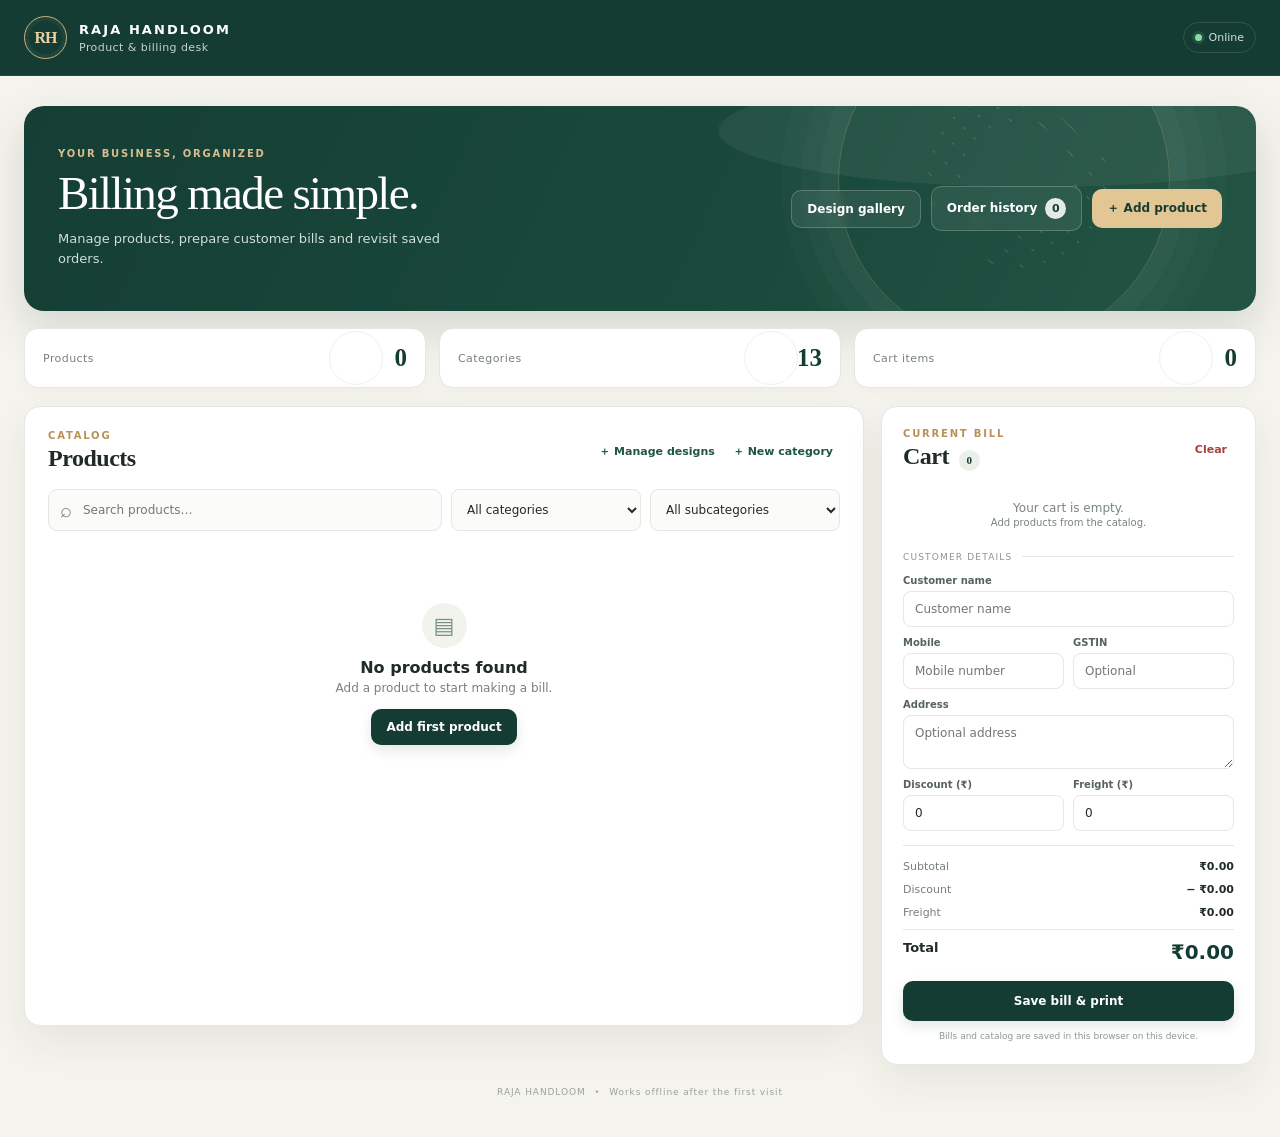
<file: index.html>
<!doctype html>
<html lang="en">
<head>
  <meta charset="utf-8">
  <meta name="viewport" content="width=device-width, initial-scale=1, viewport-fit=cover">
  <meta name="theme-color" content="#143c32">
  <meta name="description" content="RAJA HANDLOOM product catalog, cart, billing and order history.">
  <meta name="apple-mobile-web-app-capable" content="yes">
  <meta name="apple-mobile-web-app-title" content="RAJA HANDLOOM">
  <link rel="apple-touch-icon" href="./icon-192.png">
  <link rel="manifest" href="./manifest.webmanifest">
  <link rel="stylesheet" href="./style.css">
  <title>RAJA HANDLOOM | Billing</title>
</head>
<body>
  <header class="topbar">
    <div class="brand"><div class="brand-mark">RH</div><div><strong>RAJA HANDLOOM</strong><small>Product & billing desk</small></div></div>
    <div class="header-actions"><button id="installBtn" class="button button-light hidden" type="button">Install app</button><span id="onlineStatus" class="status"><i></i> Online</span></div>
  </header>
  <main class="page">
    <section class="intro"><div><p class="eyebrow">YOUR BUSINESS, ORGANIZED</p><h1>Billing made simple.</h1><p class="muted">Manage products, prepare customer bills and revisit saved orders.</p></div><div class="intro-actions"><button class="button button-light" id="galleryOpen" type="button">Design gallery</button><button class="button button-light" id="historyOpen" type="button">Order history <span id="historyCount" class="count-pill">0</span></button><button class="button button-primary" id="addProductOpen" type="button">＋ Add product</button></div></section>
    <section class="stats" aria-label="Quick summary"><article class="stat-card"><span>Products</span><strong id="productCount">0</strong></article><article class="stat-card"><span>Categories</span><strong id="categoryCount">0</strong></article><article class="stat-card"><span>Cart items</span><strong id="cartCount">0</strong></article></section>
    <section class="workspace">
      <div class="catalog panel">
        <div class="section-heading"><div><p class="eyebrow">CATALOG</p><h2>Products</h2></div><div class="catalog-tools"><button id="manageDesignsOpen" class="text-button" type="button">＋ Manage designs</button><button id="addCategoryOpen" class="text-button" type="button">＋ New category</button></div></div>
        <div class="filters"><label class="search"><span>⌕</span><input id="searchInput" type="search" placeholder="Search products…" autocomplete="off"></label><select id="categoryFilter" aria-label="Filter by category"><option value="all">All categories</option></select><select id="subcategoryFilter" aria-label="Filter by subcategory"><option value="all">All subcategories</option></select></div>
        <div id="productGrid" class="product-grid"></div>
        <div id="emptyProducts" class="empty-state hidden"><div class="empty-icon">▤</div><strong>No products found</strong><p>Add a product to start making a bill.</p><button class="button button-primary" id="emptyAddProduct" type="button">Add first product</button></div>
      </div>
      <aside class="cart panel">
        <div class="section-heading"><div><p class="eyebrow">CURRENT BILL</p><h2>Cart <span id="cartBadge" class="count-pill">0</span></h2></div><button id="clearCart" class="text-button danger-text" type="button">Clear</button></div>
        <div id="cartItems" class="cart-items"></div>
        <div id="emptyCart" class="cart-empty">Your cart is empty.<br><span>Add products from the catalog.</span></div>
        <form id="billForm" autocomplete="on">
          <div class="form-divider"><span>Customer details</span></div>
          <div class="field"><label for="customerName">Customer name</label><input id="customerName" name="name" placeholder="Customer name"></div>
          <div class="field-row"><div class="field"><label for="customerPhone">Mobile</label><input id="customerPhone" name="tel" inputmode="tel" placeholder="Mobile number"></div><div class="field"><label for="customerGstin">GSTIN</label><input id="customerGstin" placeholder="Optional"></div></div>
          <div class="field"><label for="customerAddress">Address</label><textarea id="customerAddress" rows="2" placeholder="Optional address"></textarea></div>
          <div class="field-row"><div class="field"><label for="discountInput">Discount (₹)</label><input id="discountInput" type="number" inputmode="decimal" min="0" step="0.01" value="0"></div><div class="field"><label for="freightInput">Freight (₹)</label><input id="freightInput" type="number" inputmode="decimal" min="0" step="0.01" value="0"></div></div>
          <div class="totals"><div><span>Subtotal</span><strong id="subtotalValue">₹0.00</strong></div><div><span>Discount</span><strong id="discountValue">− ₹0.00</strong></div><div><span>Freight</span><strong id="freightValue">₹0.00</strong></div><div class="grand-total"><span>Total</span><strong id="totalValue">₹0.00</strong></div></div>
          <button id="saveBillBtn" class="button button-primary full-width" type="submit">Save bill & print</button>
          <p class="privacy-note">Bills and catalog are saved in this browser on this device.</p>
        </form>
      </aside>
    </section>
    <footer>RAJA HANDLOOM <span>•</span> Works offline after the first visit</footer>
  </main>
  <dialog id="productDialog" class="dialog"><form id="productForm" method="dialog"><div class="dialog-head"><div><p class="eyebrow">CATALOG</p><h2 id="productDialogTitle">Add product</h2></div><button class="icon-button" type="button" data-close="productDialog" aria-label="Close">×</button></div><input id="editProductId" type="hidden"><div class="field"><label for="productName">Product name *</label><input id="productName" required maxlength="80" placeholder="e.g. Cotton towel"></div><div class="field-row"><div class="field"><label for="productCategory">Category *</label><select id="productCategory" required></select></div><div class="field"><label for="productPrice">Price (₹) *</label><input id="productPrice" type="number" inputmode="decimal" min="0" step="0.01" required placeholder="0.00"></div></div><div class="field"><label for="productSubcategory">Subcategory / collection</label><select id="productSubcategory"><option value="">No subcategory</option></select></div><div class="field"><label for="productUnit">Unit</label><input id="productUnit" maxlength="24" value="Piece" placeholder="Piece, set, kg…"></div><div class="field"><label for="productPhoto">Product photo</label><input id="productPhoto" type="file" accept="image/*"><small class="field-hint">Photo is resized to save space on your device.</small></div><div class="dialog-actions"><button class="button button-light" type="button" data-close="productDialog">Cancel</button><button class="button button-primary" type="submit">Save product</button></div></form></dialog>
  <dialog id="categoryDialog" class="dialog dialog-small"><form id="categoryForm" method="dialog"><div class="dialog-head"><div><p class="eyebrow">CATALOG</p><h2>New category</h2></div><button class="icon-button" type="button" data-close="categoryDialog" aria-label="Close">×</button></div><div class="field"><label for="categoryName">Category name *</label><input id="categoryName" maxlength="40" required placeholder="e.g. Table cloth"></div><div class="dialog-actions"><button class="button button-light" type="button" data-close="categoryDialog">Cancel</button><button class="button button-primary" type="submit">Add category</button></div></form></dialog>
  <dialog id="designManagerDialog" class="dialog history-dialog"><div class="dialog-head"><div><p class="eyebrow">CATALOG ORGANIZATION</p><h2>Manage subcategories & designs</h2></div><button class="icon-button" type="button" data-close="designManagerDialog" aria-label="Close">×</button></div><p class="manager-intro">Create a subcategory under a main category, then add photos for customers to browse in the Design gallery.</p><form id="subcategoryForm" class="manager-create"><div class="field-row"><div class="field"><label for="subcategoryMainCategory">Main category *</label><select id="subcategoryMainCategory" required></select></div><div class="field"><label for="subcategoryName">Subcategory name *</label><input id="subcategoryName" required maxlength="50" placeholder="e.g. Ritugold"></div></div><button class="button button-primary" type="submit">Add subcategory</button></form><div class="form-divider"><span>Add design photos</span></div><div class="field"><label for="designCollectionSelect">Choose subcategory</label><select id="designCollectionSelect"></select></div><div class="field"><label for="designPhotoFiles">Design photos</label><input id="designPhotoFiles" type="file" accept="image/*" multiple><small class="field-hint">You can select several photos. Images are resized and saved on this device.</small></div><div id="manageCollectionList" class="manage-collection-list"></div></dialog>
  <dialog id="customerGalleryDialog" class="dialog gallery-dialog"><div class="dialog-head"><div><p class="eyebrow">RAJA HANDLOOM</p><h2>Browse designs</h2></div><button class="icon-button" type="button" data-close="customerGalleryDialog" aria-label="Close">×</button></div><p class="manager-intro">Choose a product category and collection to view its designs.</p><div class="field-row"><div class="field"><label for="galleryCategorySelect">Main category</label><select id="galleryCategorySelect"></select></div><div class="field"><label for="gallerySubcategorySelect">Subcategory</label><select id="gallerySubcategorySelect"></select></div></div><div id="customerGalleryGrid" class="customer-gallery-grid"></div><div id="emptyGallery" class="empty-state hidden"><div class="empty-icon">▧</div><strong>No design photos yet</strong><p>Ask us to add designs for this collection.</p></div></dialog>
  <dialog id="historyDialog" class="dialog history-dialog"><div class="dialog-head"><div><p class="eyebrow">SAVED LOCALLY</p><h2>Order history</h2></div><button class="icon-button" type="button" data-close="historyDialog" aria-label="Close">×</button></div><div id="historyList" class="history-list"></div><div id="emptyHistory" class="empty-state hidden"><div class="empty-icon">◷</div><strong>No saved bills yet</strong><p>Completed bills will appear here.</p></div></dialog>
  <dialog id="billViewDialog" class="dialog history-dialog"><div class="dialog-head"><div><p class="eyebrow">SAVED BILL</p><h2>Bill details</h2></div><button class="icon-button" type="button" data-close="billViewDialog" aria-label="Close">×</button></div><div id="billDetails"></div></dialog>
  <div id="toast" class="toast" role="status" aria-live="polite"></div>
  <script src="./app.js" defer></script>
</body>
</html>
</file>
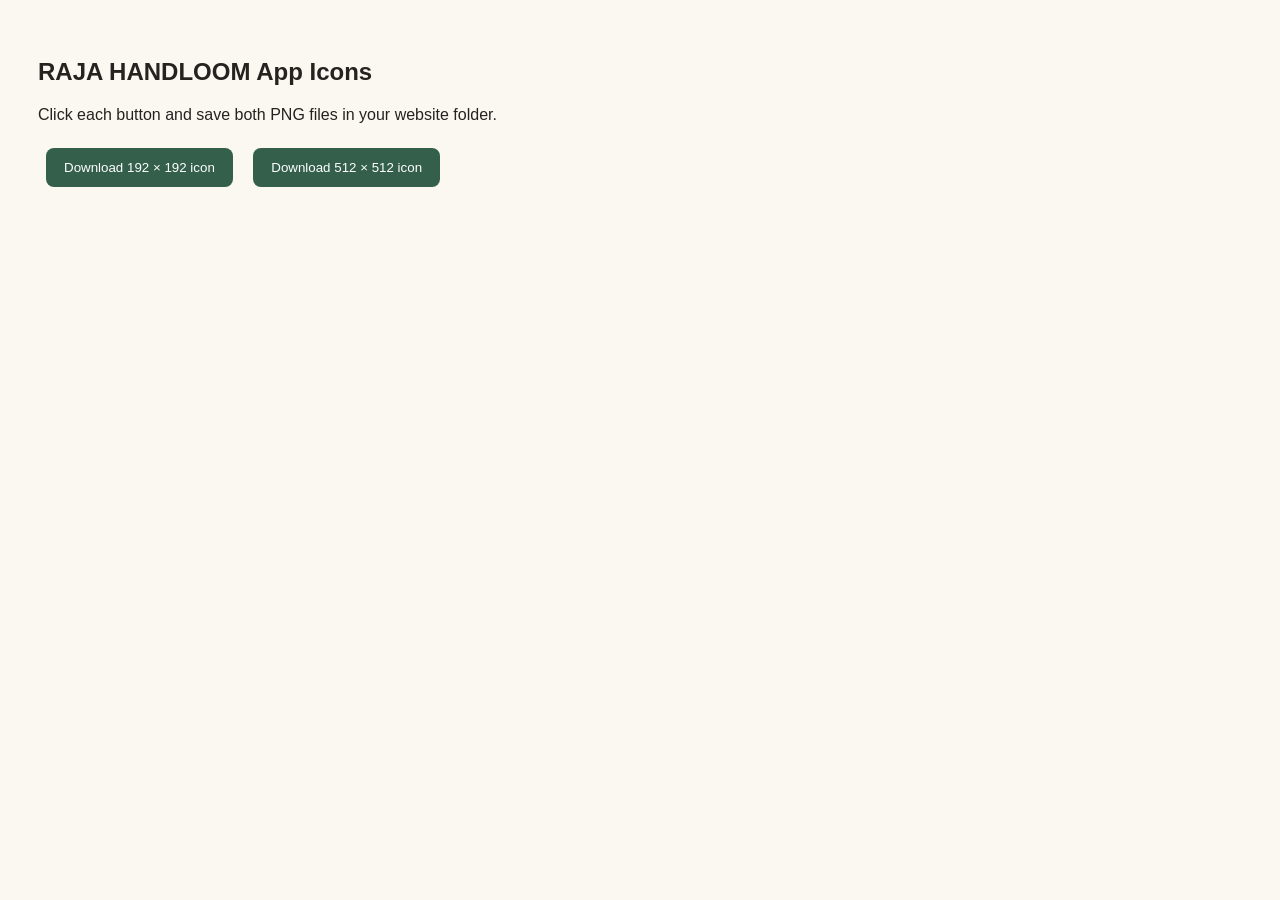
<file: make-icons.html>
<!doctype html>
<html lang="en">
<head>
  <meta charset="utf-8">
  <title>RAJA HANDLOOM Icon Maker</title>
  <style>
    body { font: 16px Arial; padding: 30px; background: #fbf8f2; color: #25221f; }
    button { padding: 12px 18px; margin: 8px; border: 0; border-radius: 8px;
      color: white; background: #335f4b; cursor: pointer; }
  </style>
</head>
<body>
  <h2>RAJA HANDLOOM App Icons</h2>
  <p>Click each button and save both PNG files in your website folder.</p>
  <button onclick="downloadIcon(192)">Download 192 × 192 icon</button>
  <button onclick="downloadIcon(512)">Download 512 × 512 icon</button>

  <script>
    function downloadIcon(size) {
      const canvas = document.createElement("canvas");
      canvas.width = size;
      canvas.height = size;

      const ctx = canvas.getContext("2d");

      ctx.fillStyle = "#294938";
      ctx.fillRect(0, 0, size, size);

      ctx.strokeStyle = "#d6b887";
      ctx.lineWidth = size * 0.018;
      ctx.strokeRect(size * 0.10, size * 0.10, size * 0.80, size * 0.80);

      ctx.strokeStyle = "rgba(214,184,135,.38)";
      ctx.lineWidth = size * 0.008;
      for (let i = 0; i < 5; i++) {
        const y = size * (0.18 + i * 0.035);
        ctx.beginPath();
        ctx.moveTo(size * 0.20, y);
        ctx.lineTo(size * 0.80, y);
        ctx.stroke();
      }

      ctx.fillStyle = "#fff8e9";
      ctx.textAlign = "center";
      ctx.textBaseline = "middle";
      ctx.font = `bold ${size * 0.31}px Arial`;
      ctx.fillText("RH", size / 2, size * 0.49);

      ctx.fillStyle = "#e1c99f";
      ctx.font = `bold ${size * 0.075}px Arial`;
      ctx.letterSpacing = `${size * 0.012}px`;
      ctx.fillText("HANDLOOM", size / 2, size * 0.73);

      canvas.toBlob((blob) => {
        const link = document.createElement("a");
        link.href = URL.createObjectURL(blob);
        link.download = `icon-${size}.png`;
        link.click();
        URL.revokeObjectURL(link.href);
      }, "image/png");
    }
  </script>
</body>
</html>
</file>
<file: style.css>
:root {
  color-scheme: light;
  --ink: #202b27;
  --muted: #77817b;
  --forest: #143c32;
  --forest-2: #1e5546;
  --sage: #e8eee8;
  --paper: #f5f3ed;
  --line: #e5e7e0;
  --white: #fff;
  --gold: #cba56a;
  --red: #a6423b;
  --shadow: 0 16px 42px rgba(28, 43, 35, .07);
  font-family: 'DM Sans', Inter, ui-sans-serif, system-ui, -apple-system, BlinkMacSystemFont, 'Segoe UI', sans-serif;
}

* { box-sizing: border-box; }
body { margin: 0; background: var(--paper); color: var(--ink); -webkit-font-smoothing: antialiased; }
button, input, select, textarea { font: inherit; }
button { cursor: pointer; }
button:focus-visible, input:focus-visible, select:focus-visible, textarea:focus-visible { outline: 3px solid #cba56a75; outline-offset: 2px; }

.topbar { min-height: 76px; background: var(--forest); color: #fff; padding: 0 max(24px, calc((100% - 1320px) / 2)); display: flex; align-items: center; justify-content: space-between; border-bottom: 1px solid #ffffff16; }
.brand { display: flex; gap: 12px; align-items: center; }
.brand-mark { height: 43px; width: 43px; border: 1px solid #d2b27d; border-radius: 50%; display: grid; place-items: center; font-family: 'Playfair Display', Georgia, serif; font-weight: 700; color: #ead0a3; letter-spacing: -.06em; box-shadow: inset 0 0 0 4px #ffffff0b; }
.brand strong { display: block; letter-spacing: .16em; font-size: 13px; }
.brand small { display: block; color: #c6d4cd; font-size: 11px; margin-top: 4px; letter-spacing: .04em; }
.header-actions, .intro-actions { display: flex; align-items: center; gap: 10px; }
.status { font-size: 11px; color: #d4e2da; display: flex; align-items: center; gap: 7px; border: 1px solid #ffffff20; border-radius: 30px; padding: 8px 11px; }
.status i { width: 7px; height: 7px; border-radius: 50%; background: #8cdaa8; box-shadow: 0 0 0 3px #8cdaa820; }
.status.offline i { background: #f4be72; box-shadow: 0 0 0 3px #f4be7220; }
.page { max-width: 1320px; margin: 0 auto; padding: 30px 24px 18px; }

.intro { min-height: 205px; position: relative; isolation: isolate; overflow: hidden; display: flex; align-items: center; justify-content: space-between; gap: 24px; padding: 31px 34px; margin-bottom: 17px; border-radius: 20px; color: #fff; background: radial-gradient(ellipse at 82% 12%, #ffffff0e 0 22%, transparent 22.2%), linear-gradient(115deg, #153e34, #1a4a3c 62%, #235443); box-shadow: 0 18px 46px #143c3226; }
.intro::before, .intro::after { content: ''; position: absolute; z-index: -1; pointer-events: none; }
.intro::before { width: 330px; height: 330px; right: 7%; top: -92px; border: 1px solid #d6bd8b44; border-radius: 50%; box-shadow: 0 0 0 18px #ffffff06, 0 0 0 37px #ffffff05, 0 0 0 57px #ffffff04; }
.intro::after { width: 205px; height: 205px; right: 11%; top: -30px; opacity: .28; background: repeating-linear-gradient(45deg, transparent 0 9px, #d6bd8b 10px, transparent 11px 19px); border-radius: 50%; mask-image: radial-gradient(circle, transparent 0 39%, #000 40% 41%, transparent 42% 49%, #000 50% 51%, transparent 52% 59%, #000 60% 61%, transparent 62%); }
.intro > div:first-child { max-width: 590px; position: relative; z-index: 1; }
.eyebrow { margin: 0 0 9px; color: #b99156; letter-spacing: .18em; font-size: 10px; font-weight: 800; }
.intro .eyebrow { color: #d7bd91; }
.intro h1 { margin: 0; font: 500 clamp(32px, 4vw, 47px)/1.08 'Playfair Display', Georgia, serif; letter-spacing: -.035em; }
.muted { margin: 10px 0 0; color: var(--muted); font-size: 13px; line-height: 1.55; }
.intro .muted { color: #d1dfd7; max-width: 430px; font-size: 13px; }
.intro-actions { position: relative; z-index: 1; flex-wrap: wrap; justify-content: flex-end; }
.button { border: 0; border-radius: 10px; padding: 11px 15px; font-weight: 700; font-size: 12px; transition: transform .15s, background .15s, box-shadow .15s; }
.button:active { transform: scale(.98); }
.button-primary { background: var(--forest); color: #fff; box-shadow: 0 5px 13px #143c3220; }
.button-primary:hover { background: var(--forest-2); }
.intro .button-primary { color: #183c31; background: #e2c795; box-shadow: none; }
.intro .button-primary:hover { background: #efd9aa; }
.button-light { background: #fff; color: var(--forest); border: 1px solid #e8ebe4; }
.intro .button-light { background: #ffffff12; color: #fff; border-color: #ffffff35; backdrop-filter: blur(4px); }
.intro .button-light:hover { background: #ffffff22; }
.count-pill { display: inline-grid; place-items: center; min-width: 21px; height: 21px; padding: 0 6px; margin-left: 4px; border-radius: 20px; background: #eaf0e9; color: var(--forest); font-size: 11px; font-weight: 800; }
.intro .count-pill { color: #183c31; background: #ffffffdf; }

.stats { display: grid; grid-template-columns: repeat(3, 1fr); gap: 13px; margin-bottom: 18px; }
.stat-card { position: relative; overflow: hidden; border: 1px solid var(--line); background: #fff; border-radius: 14px; padding: 15px 18px; display: flex; align-items: center; justify-content: space-between; box-shadow: 0 5px 16px #202b2706; }
.stat-card::after { content: ''; width: 52px; height: 52px; border: 1px solid #dfe7df; border-radius: 50%; position: absolute; right: 42px; opacity: .55; }
.stat-card span { font-size: 11px; color: var(--muted); letter-spacing: .04em; }
.stat-card strong { position: relative; z-index: 1; font: 600 25px 'Playfair Display', Georgia, serif; color: var(--forest); }

.workspace { display: grid; grid-template-columns: minmax(0, 1fr) 375px; gap: 17px; align-items: start; }
.panel { background: #fff; border: 1px solid var(--line); border-radius: 16px; box-shadow: var(--shadow); }
.catalog { padding: 23px; min-height: 620px; }
.cart { padding: 21px; position: sticky; top: 12px; }
.section-heading { display: flex; justify-content: space-between; align-items: center; gap: 12px; margin-bottom: 17px; }
.section-heading h2, .dialog h2 { margin: 0; font: 600 24px 'Playfair Display', Georgia, serif; letter-spacing: -.02em; }
.section-heading .eyebrow { margin-bottom: 4px; }
.text-button { border: 0; background: transparent; color: var(--forest-2); font-size: 11px; font-weight: 750; padding: 7px; border-radius: 7px; }
.text-button:hover { background: var(--sage); }
.danger-text { color: var(--red); }
.catalog-tools { display: flex; gap: 4px; align-items: center; }
.filters { display: flex; gap: 9px; margin-bottom: 17px; }
.search { flex: 1; display: flex; align-items: center; gap: 9px; border: 1px solid var(--line); border-radius: 9px; padding: 0 11px; height: 42px; color: var(--muted); background: #fbfcfa; }
.search span { font-size: 20px; }
.search input { border: 0; outline: 0; width: 100%; min-width: 40px; background: transparent; font-size: 12px; }
.filters select, .field input, .field select, .field textarea { border: 1px solid var(--line); background: #fff; border-radius: 8px; padding: 10px 11px; color: var(--ink); outline: none; font-size: 12px; width: 100%; }
.filters select { max-width: 190px; background-color: #fbfcfa; }
.field input:focus, .field select:focus, .field textarea:focus, .search:focus-within { border-color: #82a595; box-shadow: 0 0 0 3px #e9f1ec; }
.product-grid { display: grid; grid-template-columns: repeat(3, minmax(0, 1fr)); gap: 13px; }
.product-card { border: 1px solid var(--line); border-radius: 12px; overflow: hidden; background: #fff; min-width: 0; transition: transform .18s, box-shadow .18s, border-color .18s; }
.product-card:hover { transform: translateY(-2px); box-shadow: 0 12px 25px #183c3112; border-color: #d4ddd3; }
.product-photo { height: 145px; background: linear-gradient(135deg, #eef1e9, #f8f7f2); display: grid; place-items: center; overflow: hidden; color: #b0b9b0; }
.product-photo img { width: 100%; height: 100%; object-fit: cover; transition: transform .3s; }
.product-card:hover .product-photo img { transform: scale(1.035); }
.product-photo .photo-placeholder { font: 43px 'Playfair Display', Georgia, serif; color: #aebcaf; letter-spacing: -.09em; }
.product-info { padding: 12px; }
.product-category { color: #9a7747; text-transform: uppercase; letter-spacing: .11em; font-size: 9px; font-weight: 800; }
.product-name { font-size: 13px; font-weight: 700; margin: 6px 0 4px; white-space: nowrap; overflow: hidden; text-overflow: ellipsis; }
.product-meta { display: flex; align-items: center; justify-content: space-between; color: var(--muted); font-size: 10px; }
.product-price { color: var(--ink); font-size: 14px; font-weight: 800; }
.product-actions { display: flex; gap: 6px; margin-top: 11px; }
.product-actions button { flex: 1; border: 1px solid var(--line); background: #fff; border-radius: 7px; padding: 7px 4px; font-size: 10px; font-weight: 700; color: var(--forest); }
.product-actions button:hover { background: #f5f7f3; }
.product-actions .add-to-cart { background: #e9f0e8; border-color: #e9f0e8; }
.product-actions .add-to-cart:hover { background: #dce9dc; }
.subcategory-tag { display: inline-block; color: #526b5a; background: #edf3ed; border-radius: 20px; padding: 3px 7px; font-size: 9px; font-weight: 700; margin: 4px 0 0; }
.empty-state { text-align: center; padding: 55px 20px; color: var(--muted); }
.empty-state strong { display: block; color: var(--ink); margin: 10px 0 4px; }
.empty-state p { margin: 0 0 14px; font-size: 12px; }
.empty-icon { margin: auto; width: 45px; height: 45px; border-radius: 50%; background: #f1f3ed; display: grid; place-items: center; font-size: 22px; color: #76917e; }

.cart .section-heading { margin-bottom: 11px; }
.cart-items { max-height: 248px; overflow: auto; }
.cart-line { display: grid; grid-template-columns: minmax(0, 1fr) auto; gap: 9px; padding: 11px 0; border-bottom: 1px solid #eff0ec; }
.cart-line-name { font-size: 11px; font-weight: 750; overflow: hidden; text-overflow: ellipsis; white-space: nowrap; }
.cart-line-price { font-size: 10px; color: var(--muted); margin-top: 3px; }
.cart-line-right { text-align: right; min-width: 124px; }
.cart-line-total { font-size: 12px; font-weight: 800; }
.cart-special-price { display: flex; align-items: center; justify-content: flex-end; gap: 4px; margin-top: 5px; color: var(--muted); font-size: 9px; white-space: nowrap; }
.cart-special-price input { width: 79px; height: 25px; padding: 3px 5px; border: 1px solid var(--line); border-radius: 6px; text-align: right; font-size: 11px; color: var(--ink); }
.cart-special-price input:focus { outline: 2px solid #e4eee7; border-color: #82a595; }
.qty-control { display: flex; align-items: center; gap: 3px; margin-top: 6px; justify-content: flex-end; }
.qty-control button { width: 25px; height: 25px; border: 1px solid var(--line); background: #fff; border-radius: 6px; color: var(--forest); font-weight: 800; padding: 0; }
.qty-control button:hover { background: var(--sage); }
.qty-control input { width: 49px; height: 26px; border: 1px solid var(--line); border-radius: 6px; text-align: center; font-size: 11px; padding: 2px; }
.qty-control input::-webkit-inner-spin-button, .qty-control input::-webkit-outer-spin-button { opacity: 1; }
.remove-line { border: 0 !important; background: none !important; color: #a3aaa4 !important; font-size: 15px !important; padding: 2px 4px !important; }
.cart-empty { padding: 19px 0; text-align: center; color: #78857d; font-size: 12px; }
.cart-empty span { font-size: 10px; }
.form-divider { display: flex; align-items: center; gap: 10px; color: #8c958e; font-size: 9px; text-transform: uppercase; letter-spacing: .13em; margin: 4px 0 13px; }
.form-divider:after { content: ''; height: 1px; background: var(--line); flex: 1; }
.field { display: grid; gap: 5px; margin-bottom: 10px; }
.field label { font-size: 10px; font-weight: 700; color: #56635b; }
.field textarea { resize: vertical; min-height: 54px; }
.field-row { display: grid; grid-template-columns: 1fr 1fr; gap: 9px; }
.totals { border-top: 1px solid var(--line); padding-top: 9px; margin-top: 4px; }
.totals > div { display: flex; justify-content: space-between; padding: 5px 0; font-size: 11px; color: var(--muted); }
.totals strong { color: var(--ink); }
.totals .grand-total { border-top: 1px solid var(--line); margin-top: 5px; padding-top: 10px; color: var(--ink); font-size: 13px; font-weight: 800; }
.grand-total strong { font-size: 20px; color: var(--forest); }
.full-width { width: 100%; margin-top: 12px; padding: 13px; }
.privacy-note { font-size: 9px; color: #8d9890; line-height: 1.45; text-align: center; margin: 9px 0 0; }
footer { text-align: center; padding: 22px; color: #9aa39c; font-size: 9px; letter-spacing: .1em; }
footer span { color: var(--gold); padding: 0 5px; }

.dialog { border: 1px solid #ffffffb0; border-radius: 17px; padding: 23px; width: min(480px, calc(100% - 28px)); box-shadow: 0 22px 70px #13271e40; max-height: 90vh; overflow: auto; }
.dialog::backdrop { background: #10271e80; backdrop-filter: blur(3px); }
.dialog-head { display: flex; justify-content: space-between; align-items: flex-start; margin-bottom: 19px; }
.icon-button { border: 0; background: #f2f4ef; border-radius: 50%; width: 34px; height: 34px; font-size: 21px; color: #59665e; line-height: 1; }
.dialog-actions { display: flex; justify-content: flex-end; gap: 9px; margin-top: 18px; }
.field-hint { font-size: 10px; color: var(--muted); }
.dialog-small { width: min(400px, calc(100% - 28px)); }
.history-dialog { width: min(620px, calc(100% - 28px)); }
.history-list { display: grid; gap: 9px; }
.history-card { border: 1px solid var(--line); border-radius: 11px; padding: 12px; display: grid; grid-template-columns: 1fr auto; gap: 6px 10px; }
.history-card strong { font-size: 12px; }
.history-card small { color: var(--muted); font-size: 10px; }
.history-card .history-total { grid-row: 1/3; grid-column: 2; align-self: center; text-align: right; font-weight: 800; font-size: 13px; }
.history-actions { display: flex; gap: 7px; margin-top: 5px; flex-wrap: wrap; }
.history-actions button, .manage-collection button { border: 1px solid var(--line); background: #fff; border-radius: 7px; padding: 6px 9px; color: var(--forest); font-size: 10px; font-weight: 700; }
.bill-receipt { border: 1px solid var(--line); border-radius: 12px; padding: 18px; }
.receipt-top { display: flex; justify-content: space-between; gap: 14px; padding-bottom: 14px; border-bottom: 1px solid var(--line); }
.receipt-top h3 { font: 600 21px 'Playfair Display', Georgia, serif; margin: 0; }
.receipt-top small, .receipt-customer { color: var(--muted); font-size: 10px; }
.receipt-customer { padding: 12px 0; line-height: 1.6; }
.receipt-table { width: 100%; border-collapse: collapse; font-size: 10px; }
.receipt-table th, .receipt-table td { text-align: left; padding: 8px 4px; border-bottom: 1px solid var(--line); }
.receipt-table th:last-child, .receipt-table td:last-child { text-align: right; }
.receipt-totals { margin: 11px 0 0 auto; max-width: 230px; }
.receipt-totals div { display: flex; justify-content: space-between; padding: 4px; font-size: 11px; }
.receipt-totals .receipt-grand { font-weight: 800; font-size: 14px; border-top: 1px solid var(--line); margin-top: 3px; padding-top: 9px; }
.manager-intro { font-size: 11px; line-height: 1.55; color: var(--muted); margin: -8px 0 16px; }
.manager-create { border: 1px solid var(--line); border-radius: 11px; padding: 13px; margin-bottom: 17px; background: #fbfcfa; }
.manager-create .field { margin-bottom: 9px; }
.manager-create .button { width: 100%; }
.manage-collection-list { display: grid; gap: 8px; margin-top: 12px; }
.manage-collection { border: 1px solid var(--line); border-radius: 10px; padding: 10px; display: flex; gap: 8px; align-items: center; justify-content: space-between; }
.manage-collection strong { font-size: 11px; }
.manage-collection small { display: block; color: var(--muted); font-size: 9px; margin-top: 3px; }
.manage-actions { display: flex; gap: 5px; flex-wrap: wrap; justify-content: flex-end; }
.manage-collection button { padding: 6px 8px; }
.gallery-dialog { width: min(760px, calc(100% - 28px)); }
.customer-gallery-grid { display: grid; grid-template-columns: repeat(3, minmax(0, 1fr)); gap: 10px; }
.customer-design { border: 1px solid var(--line); border-radius: 10px; overflow: hidden; background: #fafaf7; margin: 0; }
.customer-design img { width: 100%; height: 180px; object-fit: cover; display: block; }
.customer-design figcaption { padding: 7px 9px; font-size: 10px; color: var(--muted); }
.toast { position: fixed; z-index: 20; left: 50%; bottom: 24px; transform: translate(-50%, 20px); background: var(--forest); color: white; border-radius: 10px; padding: 11px 16px; font-size: 12px; box-shadow: var(--shadow); opacity: 0; pointer-events: none; transition: .2s; }
.toast.show { opacity: 1; transform: translate(-50%, 0); }
.hidden { display: none !important; }

@media (max-width: 1050px) {
  .workspace { grid-template-columns: minmax(0, 1fr) 350px; }
  .product-grid { grid-template-columns: repeat(2, minmax(0, 1fr)); }
}
@media (max-width: 760px) {
  .topbar { min-height: 65px; padding: 0 15px; }
  .page { padding: 18px 13px 12px; }
  .intro { min-height: 0; align-items: flex-start; flex-direction: column; padding: 24px 20px 20px; gap: 19px; border-radius: 16px; }
  .intro::before { width: 240px; height: 240px; right: -80px; top: -88px; }
  .intro::after { right: -38px; top: -35px; }
  .intro h1 { font-size: 34px; max-width: 400px; }
  .intro .muted { font-size: 12px; max-width: 310px; }
  .intro-actions { width: 100%; justify-content: stretch; gap: 7px; }
  .intro-actions .button { flex: 1; padding: 10px 8px; font-size: 10px; }
  .stats { gap: 8px; margin-bottom: 12px; }
  .stat-card { padding: 12px 11px; border-radius: 11px; }
  .stat-card span { font-size: 9px; }
  .stat-card strong { font-size: 21px; }
  .stat-card::after { width: 37px; height: 37px; right: 26px; }
  .workspace { grid-template-columns: 1fr; gap: 12px; }
  .catalog { padding: 15px; min-height: 0; }
  .cart { position: static; padding: 16px; }
  .product-grid { grid-template-columns: repeat(2, minmax(0, 1fr)); gap: 9px; }
  .product-photo { height: 116px; }
  .product-info { padding: 10px; }
  .product-actions button { font-size: 9px; }
  .cart-items { max-height: 300px; }
  .filters { flex-wrap: wrap; gap: 7px; }
  .filters .search { flex-basis: 100%; }
  .filters select { flex: 1; max-width: none; min-width: 0; font-size: 10px; padding: 10px 8px; }
  .catalog-tools { gap: 0; }
  .catalog-tools .text-button { padding: 6px 4px; font-size: 9px; }
  .brand strong { font-size: 10px; }
  .brand small { font-size: 9px; }
  .brand-mark { height: 38px; width: 38px; }
  .status { font-size: 9px; padding: 7px 9px; }
  .button { padding: 10px 12px; }
  .dialog { padding: 18px; }
  .customer-gallery-grid { grid-template-columns: repeat(2, minmax(0, 1fr)); }
  .customer-design img { height: 145px; }
  .gallery-dialog .field-row { gap: 7px; }
  .manage-collection { align-items: flex-start; }
  .manage-actions button { padding: 6px; }
}
@media (max-width: 390px) {
  .brand { gap: 8px; }
  .brand strong { font-size: 9px; }
  .brand small { font-size: 8px; }
  .header-actions { gap: 5px; }
  .intro h1 { font-size: 30px; }
  .intro-actions .button { font-size: 9px; }
  .product-photo { height: 96px; }
  .section-heading h2 { font-size: 21px; }
  .catalog-tools .text-button { font-size: 8px; }
  .stat-card { padding: 10px 8px; }
  .stat-card span { font-size: 8px; }
}
@media (max-width: 350px) {
  .intro-actions { flex-wrap: wrap; }
  .intro-actions .button { min-width: 42%; }
  .field-row { grid-template-columns: 1fr; gap: 0; }
  .customer-gallery-grid { grid-template-columns: 1fr 1fr; }
}
</file>
